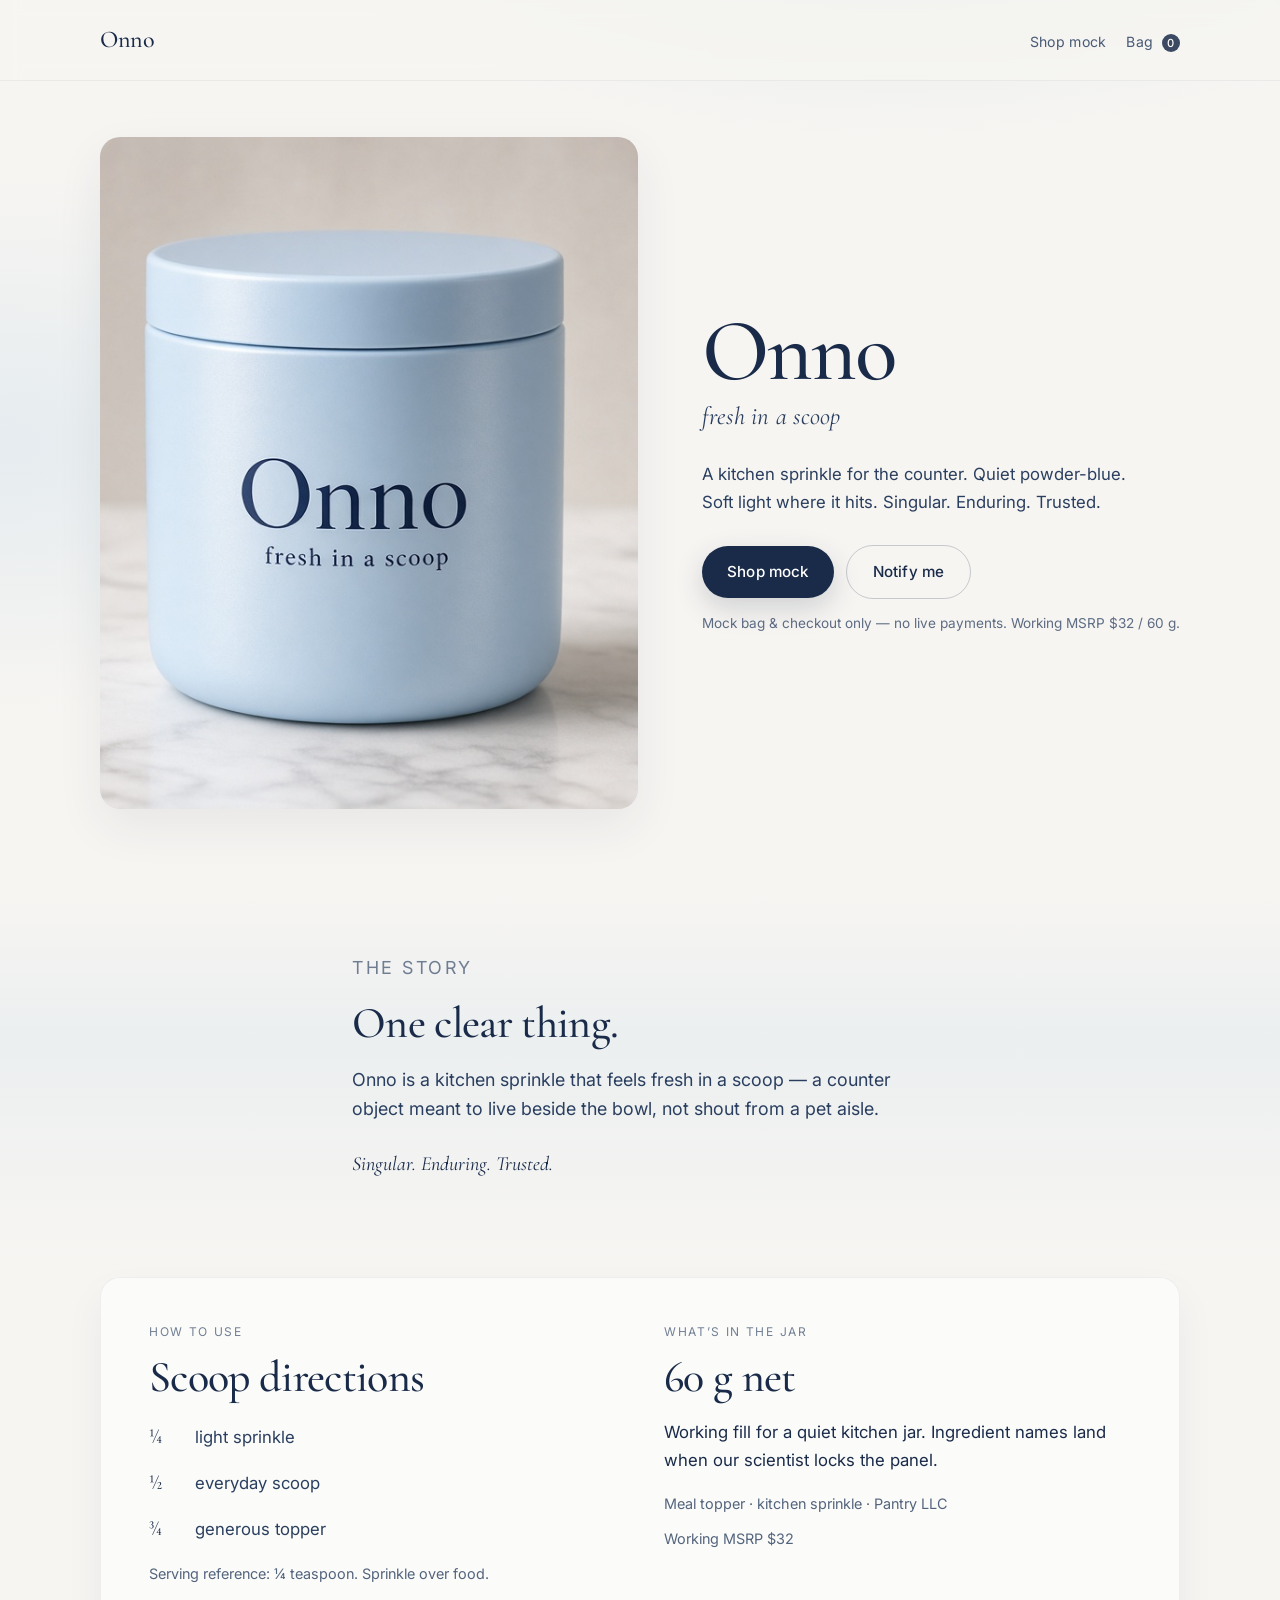
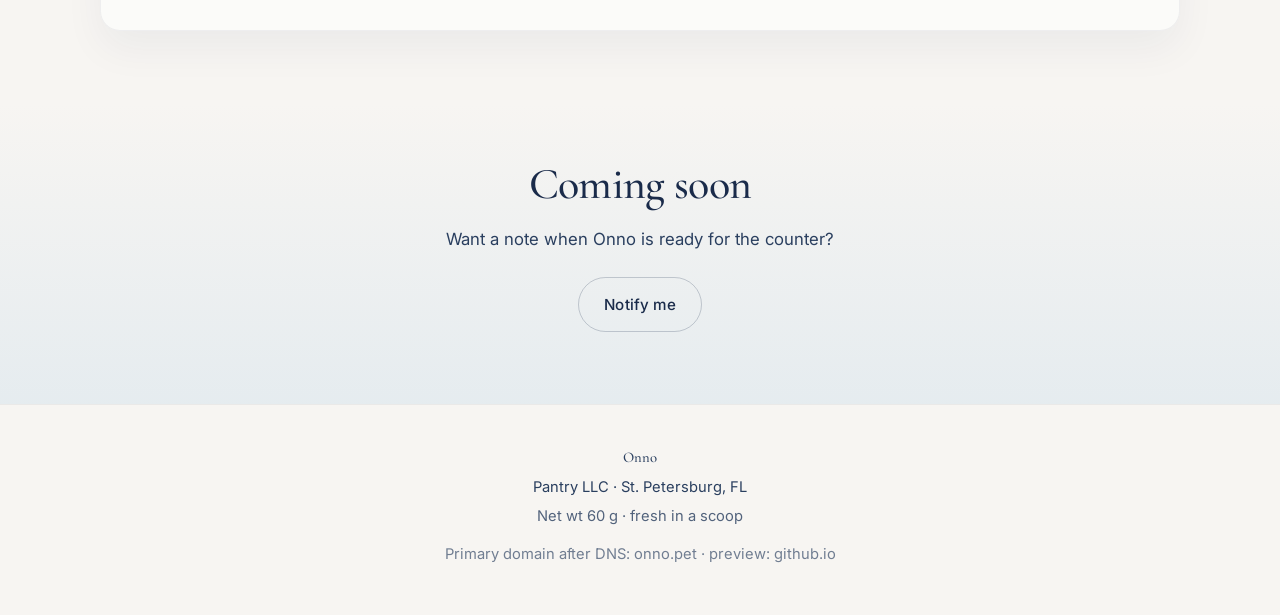
<file: index.html>
<!DOCTYPE html>
<html lang="en">
<head>
  <meta charset="utf-8" />
  <meta name="viewport" content="width=device-width, initial-scale=1" />
  <title>Onno — fresh in a scoop</title>
  <meta name="description" content="Onno is a kitchen sprinkle that feels fresh in a scoop. A counter object from Pantry LLC, St. Petersburg, FL. Singular. Enduring. Trusted." />
  <meta name="robots" content="index, follow" />
  <link rel="canonical" href="https://ngavelek.github.io/onno-pet-preview/" />
  <!-- Primary domain after DNS: https://onno.pet/ — github.io remains until cutover. -->

  <meta property="og:type" content="website" />
  <meta property="og:title" content="Onno" />
  <meta property="og:description" content="Fresh in a scoop. A kitchen sprinkle for the counter." />
  <meta property="og:image" content="https://ngavelek.github.io/onno-pet-preview/hero.jpg" />
  <meta property="og:url" content="https://ngavelek.github.io/onno-pet-preview/" />
  <meta property="og:site_name" content="Onno" />

  <meta name="twitter:card" content="summary_large_image" />
  <meta name="twitter:title" content="Onno" />
  <meta name="twitter:description" content="Fresh in a scoop." />
  <meta name="twitter:image" content="https://ngavelek.github.io/onno-pet-preview/hero.jpg" />

  <link rel="preconnect" href="https://fonts.googleapis.com" />
  <link rel="preconnect" href="https://fonts.gstatic.com" crossorigin />
  <link href="https://fonts.googleapis.com/css2?family=Cormorant+Garamond:ital,wght@0,400;0,500;0,600;1,400&family=Inter:wght@400;500&display=swap" rel="stylesheet" />
  <link rel="stylesheet" href="styles.css" />
  <link rel="icon" href="data:image/svg+xml,%3Csvg xmlns='http://www.w3.org/2000/svg' viewBox='0 0 32 32'%3E%3Ccircle cx='16' cy='16' r='16' fill='%23B8D4E8'/%3E%3Ctext x='16' y='21' text-anchor='middle' font-family='Georgia,serif' font-size='14' fill='%231A2B4A'%3EO%3C/text%3E%3C/svg%3E" />
</head>
<body>
  <a class="skip" href="#main">Skip to content</a>

  <header class="site-header">
    <div class="wrap header-inner">
      <a class="mark mark-link" href="index.html" aria-label="Onno home">Onno</a>
      <nav class="header-nav" aria-label="Store">
        <a href="product.html">Shop mock</a>
        <a class="bag-link" href="cart.html">Bag <span class="bag-count" data-cart-count hidden>0</span></a>
      </nav>
    </div>
  </header>

  <main id="main">
    <section class="hero" aria-label="Onno product">
      <div class="wrap hero-grid">
        <figure class="hero-figure">
          <img
            src="hero.jpg"
            width="900"
            height="1125"
            alt="Quiet powder-blue jar of Onno with navy serif wordmark and the line fresh in a scoop — satin field, faint light-hit glint"
            fetchpriority="high"
          />
        </figure>
        <div class="hero-copy">
          <h1 class="wordmark">Onno</h1>
          <p class="tagline">fresh in a scoop</p>
          <p class="lede">
            A kitchen sprinkle for the counter.
            Quiet powder-blue. Soft light where it hits.
            Singular. Enduring. Trusted.
          </p>
          <div class="hero-ctas">
            <a class="cta" href="product.html">Shop mock</a>
            <a class="cta cta-secondary" href="mailto:hello@onno.pet?subject=Notify%20me%20when%20Onno%20is%20ready">Notify me</a>
          </div>
          <p class="cta-note">Mock bag &amp; checkout only — no live payments. Working MSRP $32 / 60&nbsp;g.</p>
        </div>
      </div>
    </section>

    <section class="story" aria-labelledby="story-heading">
      <div class="wrap narrow">
        <p class="eyebrow">The story</p>
        <h2 id="story-heading">One clear thing.</h2>
        <p>
          Onno is a kitchen sprinkle that feels fresh in a scoop —
          a counter object meant to live beside the bowl,
          not shout from a pet aisle.
        </p>
        <p class="feel">Singular. Enduring. Trusted.</p>
      </div>
    </section>

    <section class="details" aria-labelledby="details-heading">
      <div class="wrap details-grid">
        <div>
          <p class="eyebrow">How to use</p>
          <h2 id="details-heading">Scoop directions</h2>
          <ul class="scoop-list">
            <li><span class="frac">¼</span> light sprinkle</li>
            <li><span class="frac">½</span> everyday scoop</li>
            <li><span class="frac">¾</span> generous topper</li>
          </ul>
          <p class="fine">Serving reference: ¼ teaspoon. Sprinkle over food.</p>
        </div>
        <div>
          <p class="eyebrow">What’s in the jar</p>
          <h2>60&nbsp;g net</h2>
          <p>
            Working fill for a quiet kitchen jar.
            Ingredient names land when our scientist locks the panel.
          </p>
          <p class="fine">Meal topper · kitchen sprinkle · Pantry LLC</p>
          <p class="fine" style="margin-top:0.75rem">Working MSRP $32</p>
        </div>
      </div>
    </section>

    <section class="notify" aria-labelledby="notify-heading">
      <div class="wrap narrow center">
        <h2 id="notify-heading">Coming soon</h2>
        <p>Want a note when Onno is ready for the counter?</p>
        <a class="cta cta-secondary" href="mailto:hello@onno.pet?subject=Notify%20me%20when%20Onno%20is%20ready">Notify me</a>
      </div>
    </section>
  </main>

  <footer class="site-footer">
    <div class="wrap footer-inner">
      <p class="mark-sm">Onno</p>
      <p>Pantry LLC · St. Petersburg, FL</p>
      <p class="fine">Net wt 60&nbsp;g · fresh in a scoop</p>
      <p class="fine domain-note">Primary domain after DNS: onno.pet · preview: github.io</p>
    </div>
  </footer>

  <script src="store.js"></script>
</body>
</html>
</file>
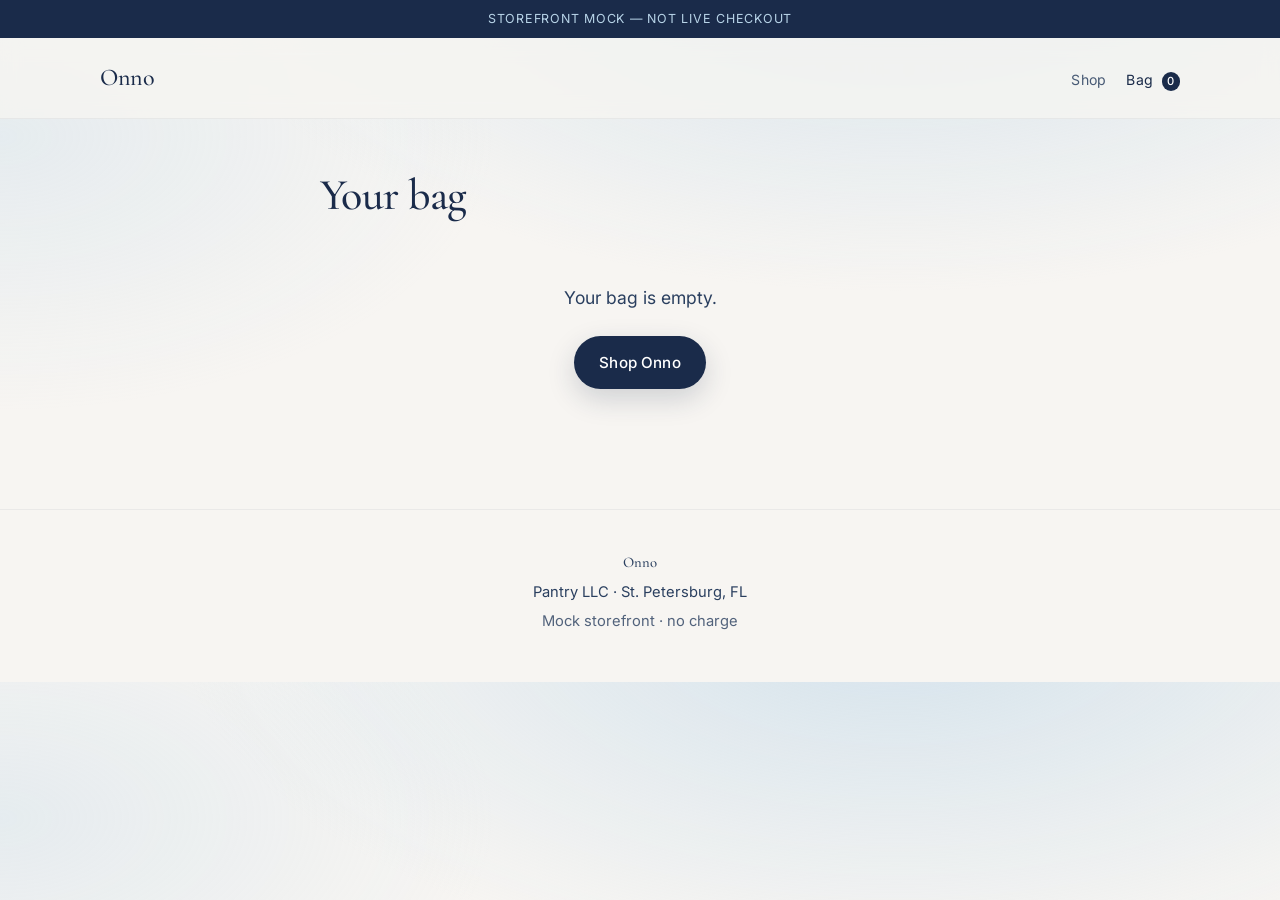
<file: cart.html>
<!DOCTYPE html>
<html lang="en">
<head>
  <meta charset="utf-8" />
  <meta name="viewport" content="width=device-width, initial-scale=1" />
  <title>Bag — Onno</title>
  <meta name="description" content="Your Onno bag. Storefront mock — not live checkout." />
  <meta name="robots" content="noindex, follow" />
  <link rel="canonical" href="https://ngavelek.github.io/onno-pet-preview/cart.html" />

  <meta property="og:title" content="Bag — Onno" />
  <meta property="og:description" content="Storefront mock — not live checkout." />
  <meta property="og:image" content="https://ngavelek.github.io/onno-pet-preview/hero.jpg" />
  <meta property="og:url" content="https://ngavelek.github.io/onno-pet-preview/cart.html" />

  <link rel="preconnect" href="https://fonts.googleapis.com" />
  <link rel="preconnect" href="https://fonts.gstatic.com" crossorigin />
  <link href="https://fonts.googleapis.com/css2?family=Cormorant+Garamond:ital,wght@0,400;0,500;0,600;1,400&family=Inter:wght@400;500&display=swap" rel="stylesheet" />
  <link rel="stylesheet" href="styles.css" />
  <link rel="icon" href="data:image/svg+xml,%3Csvg xmlns='http://www.w3.org/2000/svg' viewBox='0 0 32 32'%3E%3Ccircle cx='16' cy='16' r='16' fill='%23B8D4E8'/%3E%3Ctext x='16' y='21' text-anchor='middle' font-family='Georgia,serif' font-size='14' fill='%231A2B4A'%3EO%3C/text%3E%3C/svg%3E" />
</head>
<body>
  <a class="skip" href="#main">Skip to content</a>

  <div class="mock-banner" role="status">Storefront mock — not live checkout</div>

  <header class="site-header">
    <div class="wrap header-inner">
      <a class="mark mark-link" href="index.html" aria-label="Onno home">Onno</a>
      <nav class="header-nav" aria-label="Store">
        <a href="product.html">Shop</a>
        <a class="bag-link" href="cart.html" aria-current="page">Bag <span class="bag-count" data-cart-count hidden>0</span></a>
      </nav>
    </div>
  </header>

  <main id="main" class="cart-page">
    <div class="wrap narrow-ish">
      <h1 class="page-title">Your bag</h1>

      <div id="cart-empty" class="cart-empty" hidden>
        <p>Your bag is empty.</p>
        <a class="cta" href="product.html">Shop Onno</a>
      </div>

      <div id="cart-filled" hidden>
        <ul class="cart-lines" id="cart-lines" aria-label="Bag items"></ul>
        <div class="cart-summary">
          <div class="summary-row">
            <span>Subtotal</span>
            <strong id="cart-subtotal">$0</strong>
          </div>
          <p class="fine">Shipping &amp; tax calculated at checkout (mock).</p>
          <a class="cta cta-block" href="checkout.html">Continue to checkout</a>
          <a class="text-link center-link" href="product.html">Keep shopping</a>
        </div>
      </div>
    </div>
  </main>

  <footer class="site-footer">
    <div class="wrap footer-inner">
      <p class="mark-sm">Onno</p>
      <p>Pantry LLC · St. Petersburg, FL</p>
      <p class="fine">Mock storefront · no charge</p>
    </div>
  </footer>

  <script src="store.js"></script>
  <script>
    function render() {
      var cart = OnnoStore.read();
      var empty = document.getElementById("cart-empty");
      var filled = document.getElementById("cart-filled");
      var lines = document.getElementById("cart-lines");

      if (!cart.items.length) {
        empty.hidden = false;
        filled.hidden = true;
        return;
      }
      empty.hidden = true;
      filled.hidden = false;
      lines.innerHTML = "";
      cart.items.forEach(function (item) {
        var li = document.createElement("li");
        li.className = "cart-line";
        li.innerHTML =
          '<div class="line-thumb"><img src="' + item.image + '" alt="" width="80" height="100" /></div>' +
          '<div class="line-meta">' +
            '<p class="line-name">' + item.name + '</p>' +
            '<p class="line-detail">' + item.tagline + ' · ' + item.size + '</p>' +
            '<p class="line-price">' + OnnoStore.money(item.price) + '</p>' +
            '<div class="qty-stepper" data-id="' + item.id + '">' +
              '<button type="button" class="step" data-delta="-1" aria-label="Decrease quantity">−</button>' +
              '<span class="step-val" aria-live="polite">' + item.qty + '</span>' +
              '<button type="button" class="step" data-delta="1" aria-label="Increase quantity">+</button>' +
            '</div>' +
          '</div>';
        lines.appendChild(li);
      });
      document.getElementById("cart-subtotal").textContent = OnnoStore.money(OnnoStore.subtotal());
    }

    document.getElementById("cart-lines").addEventListener("click", function (e) {
      var btn = e.target.closest(".step");
      if (!btn) return;
      var stepper = btn.closest(".qty-stepper");
      var id = stepper.getAttribute("data-id");
      var item = OnnoStore.read().items.find(function (i) { return i.id === id; });
      if (!item) return;
      var next = item.qty + parseInt(btn.getAttribute("data-delta"), 10);
      OnnoStore.setQty(id, next);
      render();
    });

    document.addEventListener("DOMContentLoaded", render);
  </script>
</body>
</html>
</file>
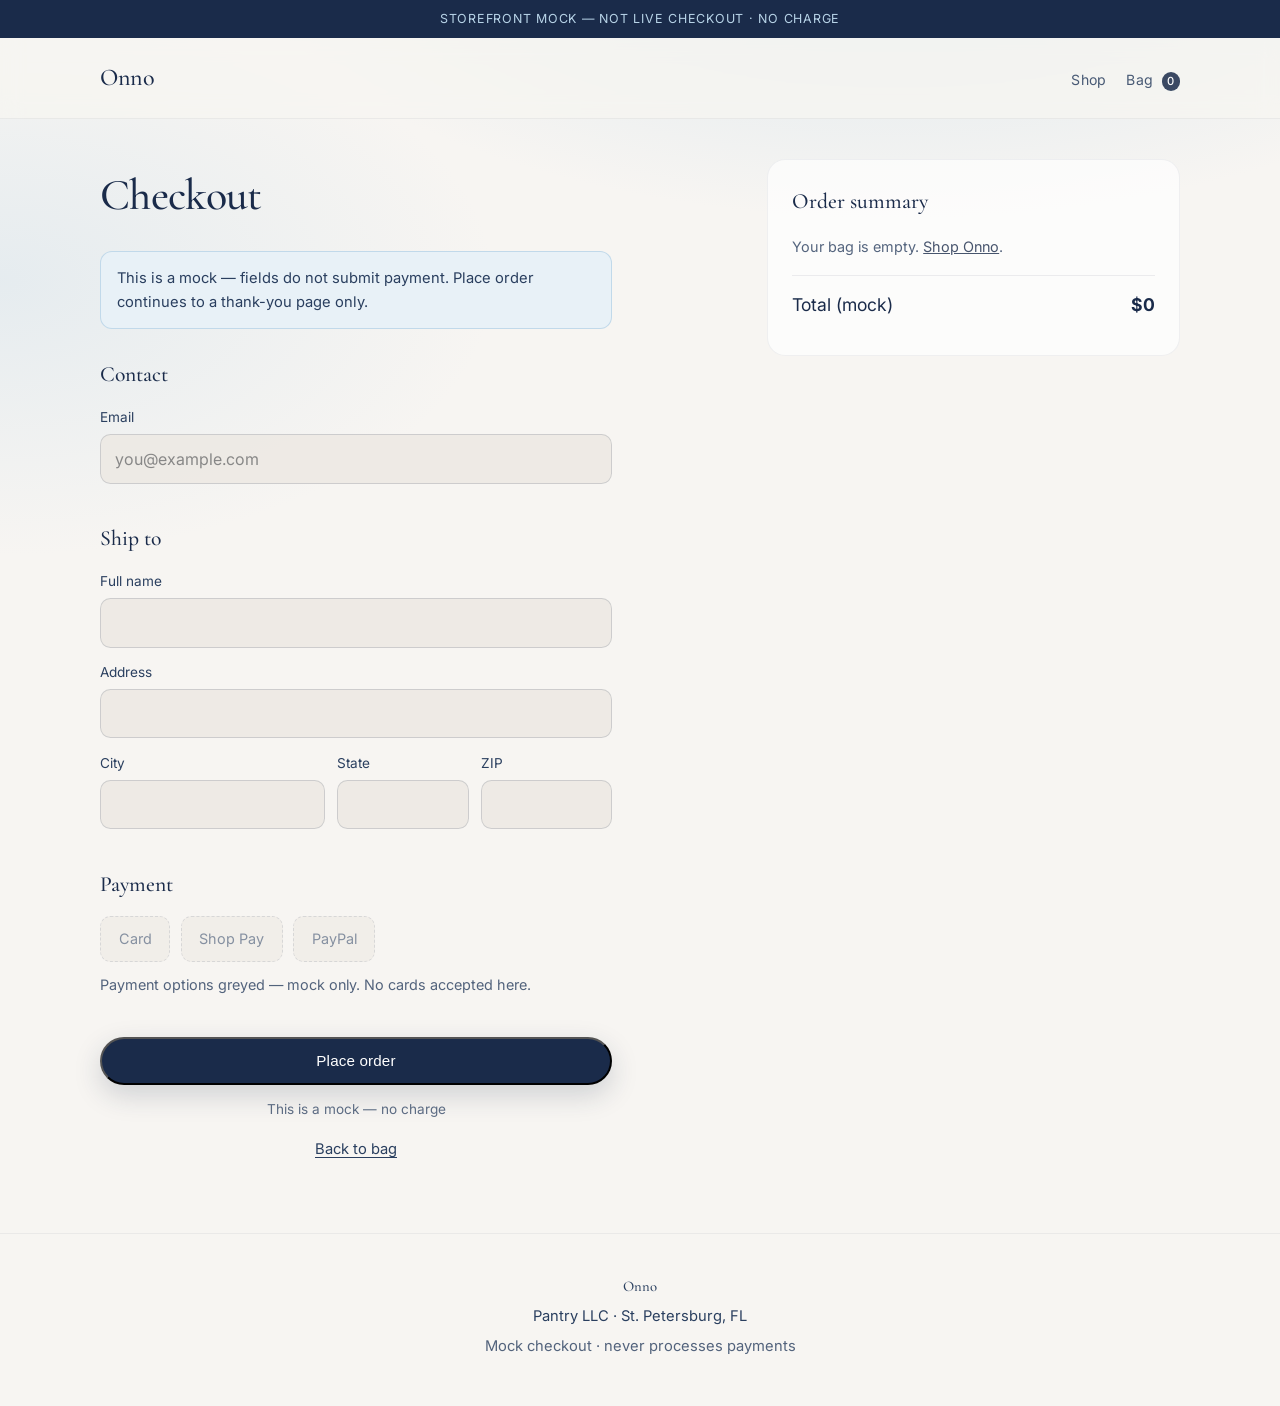
<file: checkout.html>
<!DOCTYPE html>
<html lang="en">
<head>
  <meta charset="utf-8" />
  <meta name="viewport" content="width=device-width, initial-scale=1" />
  <title>Checkout — Onno (mock)</title>
  <meta name="description" content="Mock checkout for Onno. No payments processed." />
  <meta name="robots" content="noindex, nofollow" />
  <link rel="canonical" href="https://ngavelek.github.io/onno-pet-preview/checkout.html" />

  <link rel="preconnect" href="https://fonts.googleapis.com" />
  <link rel="preconnect" href="https://fonts.gstatic.com" crossorigin />
  <link href="https://fonts.googleapis.com/css2?family=Cormorant+Garamond:ital,wght@0,400;0,500;0,600;1,400&family=Inter:wght@400;500&display=swap" rel="stylesheet" />
  <link rel="stylesheet" href="styles.css" />
  <link rel="icon" href="data:image/svg+xml,%3Csvg xmlns='http://www.w3.org/2000/svg' viewBox='0 0 32 32'%3E%3Ccircle cx='16' cy='16' r='16' fill='%23B8D4E8'/%3E%3Ctext x='16' y='21' text-anchor='middle' font-family='Georgia,serif' font-size='14' fill='%231A2B4A'%3EO%3C/text%3E%3C/svg%3E" />
</head>
<body>
  <a class="skip" href="#main">Skip to content</a>

  <div class="mock-banner" role="status">Storefront mock — not live checkout · no charge</div>

  <header class="site-header">
    <div class="wrap header-inner">
      <a class="mark mark-link" href="index.html" aria-label="Onno home">Onno</a>
      <nav class="header-nav" aria-label="Store">
        <a href="product.html">Shop</a>
        <a class="bag-link" href="cart.html">Bag <span class="bag-count" data-cart-count hidden>0</span></a>
      </nav>
    </div>
  </header>

  <main id="main" class="checkout-page">
    <div class="wrap checkout-grid">
      <form class="checkout-form" id="checkout-form" action="order-confirm.html" method="get" novalidate>
        <h1 class="page-title">Checkout</h1>
        <p class="mock-callout">This is a mock — fields do not submit payment. Place order continues to a thank-you page only.</p>

        <fieldset class="field-block">
          <legend>Contact</legend>
          <label>
            Email
            <input type="email" name="email" autocomplete="email" placeholder="you@example.com" disabled />
          </label>
        </fieldset>

        <fieldset class="field-block">
          <legend>Ship to</legend>
          <label>
            Full name
            <input type="text" name="name" autocomplete="name" disabled />
          </label>
          <label>
            Address
            <input type="text" name="address" autocomplete="street-address" disabled />
          </label>
          <div class="field-row">
            <label>
              City
              <input type="text" name="city" autocomplete="address-level2" disabled />
            </label>
            <label>
              State
              <input type="text" name="state" autocomplete="address-level1" disabled />
            </label>
            <label>
              ZIP
              <input type="text" name="zip" autocomplete="postal-code" disabled />
            </label>
          </div>
        </fieldset>

        <fieldset class="field-block">
          <legend>Payment</legend>
          <div class="pay-placeholders" aria-label="Payment methods unavailable">
            <span class="pay-chip" aria-disabled="true">Card</span>
            <span class="pay-chip" aria-disabled="true">Shop Pay</span>
            <span class="pay-chip" aria-disabled="true">PayPal</span>
          </div>
          <p class="fine">Payment options greyed — mock only. No cards accepted here.</p>
        </fieldset>

        <button type="submit" class="cta cta-block" id="place-order">Place order</button>
        <p class="cta-note center">This is a mock — no charge</p>
        <a class="text-link center-link" href="cart.html">Back to bag</a>
      </form>

      <aside class="order-summary" aria-labelledby="summary-heading">
        <h2 id="summary-heading" class="summary-heading">Order summary</h2>
        <div id="summary-empty" class="fine" hidden>Your bag is empty. <a href="product.html">Shop Onno</a>.</div>
        <ul class="summary-lines" id="summary-lines"></ul>
        <div class="summary-row total-row">
          <span>Total (mock)</span>
          <strong id="summary-total">$0</strong>
        </div>
      </aside>
    </div>
  </main>

  <footer class="site-footer">
    <div class="wrap footer-inner">
      <p class="mark-sm">Onno</p>
      <p>Pantry LLC · St. Petersburg, FL</p>
      <p class="fine">Mock checkout · never processes payments</p>
    </div>
  </footer>

  <script src="store.js"></script>
  <script>
    function renderSummary() {
      var cart = OnnoStore.read();
      var lines = document.getElementById("summary-lines");
      var empty = document.getElementById("summary-empty");
      lines.innerHTML = "";
      if (!cart.items.length) {
        empty.hidden = false;
        document.getElementById("summary-total").textContent = "$0";
        return;
      }
      empty.hidden = true;
      cart.items.forEach(function (item) {
        var li = document.createElement("li");
        li.className = "summary-line";
        li.innerHTML =
          '<img src="' + item.image + '" alt="" width="48" height="60" />' +
          '<div><p class="line-name">' + item.name + ' × ' + item.qty + '</p>' +
          '<p class="line-detail">' + item.size + '</p></div>' +
          '<span>' + OnnoStore.money(item.price * item.qty) + '</span>';
        lines.appendChild(li);
      });
      document.getElementById("summary-total").textContent = OnnoStore.money(OnnoStore.subtotal());
    }

    document.getElementById("checkout-form").addEventListener("submit", function (e) {
      e.preventDefault();
      window.location.href = "order-confirm.html";
    });

    document.addEventListener("DOMContentLoaded", renderSummary);
  </script>
</body>
</html>
</file>
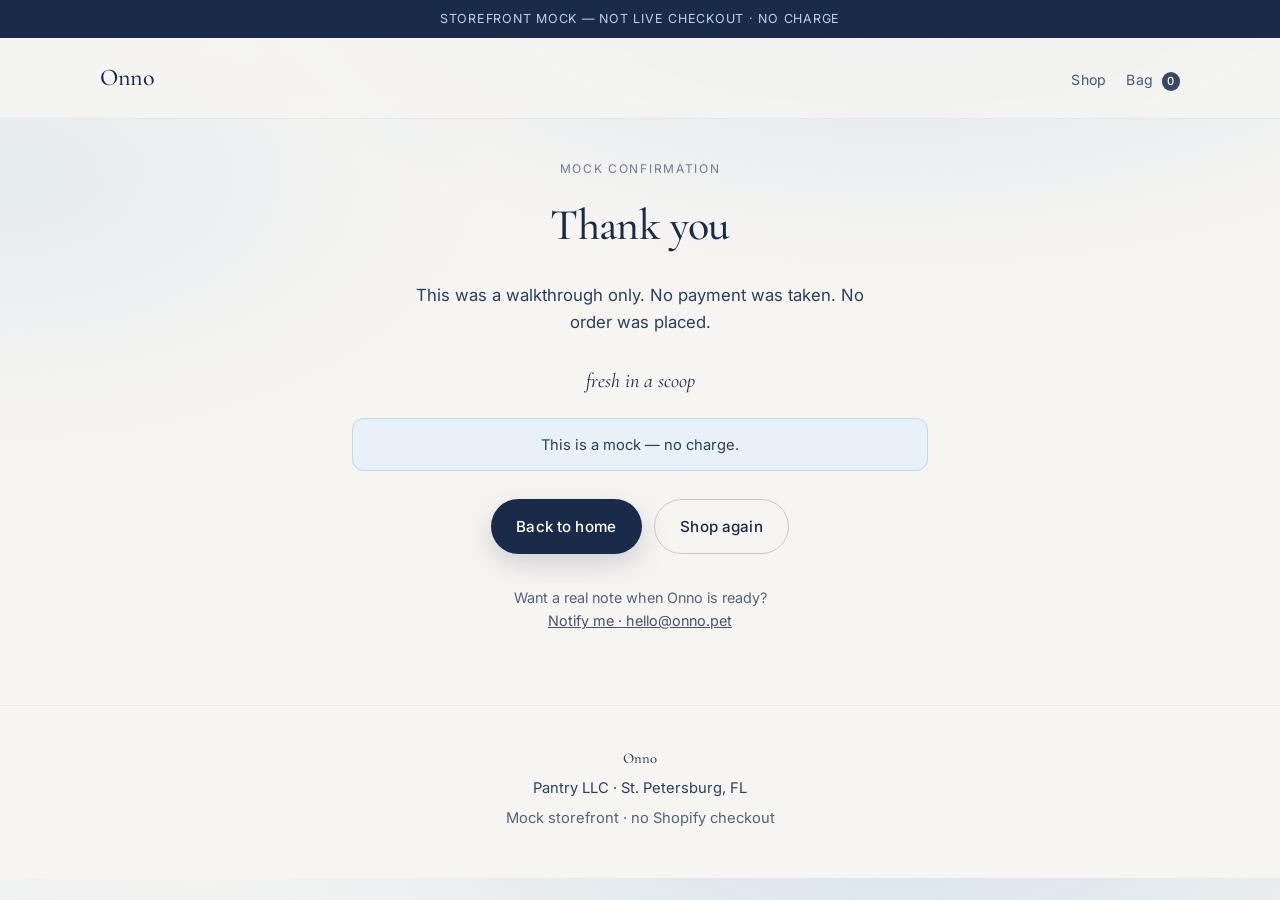
<file: order-confirm.html>
<!DOCTYPE html>
<html lang="en">
<head>
  <meta charset="utf-8" />
  <meta name="viewport" content="width=device-width, initial-scale=1" />
  <title>Thank you — Onno (mock)</title>
  <meta name="description" content="Mock order confirmation. No charge was made." />
  <meta name="robots" content="noindex, nofollow" />
  <link rel="canonical" href="https://ngavelek.github.io/onno-pet-preview/order-confirm.html" />

  <link rel="preconnect" href="https://fonts.googleapis.com" />
  <link rel="preconnect" href="https://fonts.gstatic.com" crossorigin />
  <link href="https://fonts.googleapis.com/css2?family=Cormorant+Garamond:ital,wght@0,400;0,500;0,600;1,400&family=Inter:wght@400;500&display=swap" rel="stylesheet" />
  <link rel="stylesheet" href="styles.css" />
  <link rel="icon" href="data:image/svg+xml,%3Csvg xmlns='http://www.w3.org/2000/svg' viewBox='0 0 32 32'%3E%3Ccircle cx='16' cy='16' r='16' fill='%23B8D4E8'/%3E%3Ctext x='16' y='21' text-anchor='middle' font-family='Georgia,serif' font-size='14' fill='%231A2B4A'%3EO%3C/text%3E%3C/svg%3E" />
</head>
<body>
  <a class="skip" href="#main">Skip to content</a>

  <div class="mock-banner" role="status">Storefront mock — not live checkout · no charge</div>

  <header class="site-header">
    <div class="wrap header-inner">
      <a class="mark mark-link" href="index.html" aria-label="Onno home">Onno</a>
      <nav class="header-nav" aria-label="Store">
        <a href="product.html">Shop</a>
        <a class="bag-link" href="cart.html">Bag <span class="bag-count" data-cart-count hidden>0</span></a>
      </nav>
    </div>
  </header>

  <main id="main" class="confirm-page">
    <div class="wrap narrow center">
      <p class="eyebrow">Mock confirmation</p>
      <h1 class="page-title">Thank you</h1>
      <p class="lede center-lede">
        This was a walkthrough only.
        No payment was taken. No order was placed.
      </p>
      <p class="feel">fresh in a scoop</p>
      <p class="mock-callout">This is a mock — no charge.</p>
      <div class="confirm-actions">
        <a class="cta" href="index.html">Back to home</a>
        <a class="cta cta-secondary" href="product.html">Shop again</a>
      </div>
      <p class="fine" style="margin-top:2rem">Want a real note when Onno is ready?<br />
        <a href="mailto:hello@onno.pet?subject=Notify%20me%20when%20Onno%20is%20ready">Notify me · hello@onno.pet</a>
      </p>
    </div>
  </main>

  <footer class="site-footer">
    <div class="wrap footer-inner">
      <p class="mark-sm">Onno</p>
      <p>Pantry LLC · St. Petersburg, FL</p>
      <p class="fine">Mock storefront · no Shopify checkout</p>
    </div>
  </footer>

  <script src="store.js"></script>
  <script>
    document.addEventListener("DOMContentLoaded", function () {
      OnnoStore.clear();
    });
  </script>
</body>
</html>
</file>
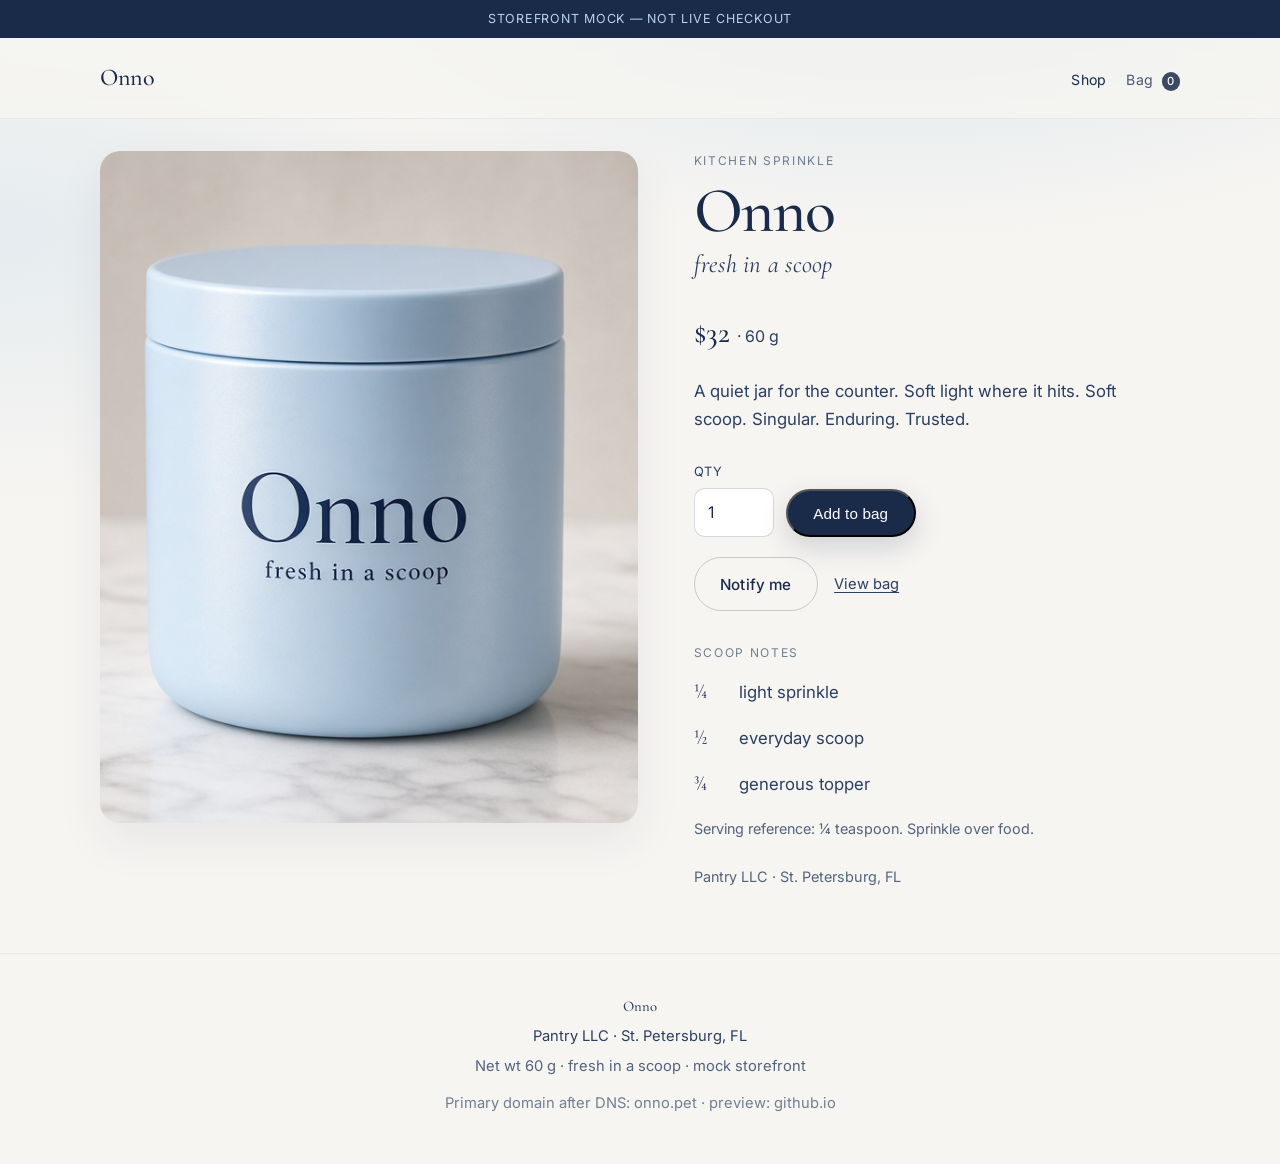
<file: product.html>
<!DOCTYPE html>
<html lang="en">
<head>
  <meta charset="utf-8" />
  <meta name="viewport" content="width=device-width, initial-scale=1" />
  <title>Onno — 60 g · $32</title>
  <meta name="description" content="Onno kitchen sprinkle, 60 g jar. Fresh in a scoop. Working MSRP $32. Storefront mock — not live checkout." />
  <meta name="robots" content="index, follow" />
  <link rel="canonical" href="https://ngavelek.github.io/onno-pet-preview/product.html" />

  <meta property="og:type" content="website" />
  <meta property="og:title" content="Onno — 60 g" />
  <meta property="og:description" content="Fresh in a scoop. Working MSRP $32. Mock storefront." />
  <meta property="og:image" content="https://ngavelek.github.io/onno-pet-preview/hero.jpg" />
  <meta property="og:url" content="https://ngavelek.github.io/onno-pet-preview/product.html" />
  <meta property="og:site_name" content="Onno" />

  <meta name="twitter:card" content="summary_large_image" />
  <meta name="twitter:title" content="Onno — 60 g" />
  <meta name="twitter:description" content="Fresh in a scoop." />
  <meta name="twitter:image" content="https://ngavelek.github.io/onno-pet-preview/hero.jpg" />

  <link rel="preconnect" href="https://fonts.googleapis.com" />
  <link rel="preconnect" href="https://fonts.gstatic.com" crossorigin />
  <link href="https://fonts.googleapis.com/css2?family=Cormorant+Garamond:ital,wght@0,400;0,500;0,600;1,400&family=Inter:wght@400;500&display=swap" rel="stylesheet" />
  <link rel="stylesheet" href="styles.css" />
  <link rel="icon" href="data:image/svg+xml,%3Csvg xmlns='http://www.w3.org/2000/svg' viewBox='0 0 32 32'%3E%3Ccircle cx='16' cy='16' r='16' fill='%23B8D4E8'/%3E%3Ctext x='16' y='21' text-anchor='middle' font-family='Georgia,serif' font-size='14' fill='%231A2B4A'%3EO%3C/text%3E%3C/svg%3E" />
</head>
<body>
  <a class="skip" href="#main">Skip to content</a>

  <div class="mock-banner" role="status">Storefront mock — not live checkout</div>

  <header class="site-header">
    <div class="wrap header-inner">
      <a class="mark mark-link" href="index.html" aria-label="Onno home">Onno</a>
      <nav class="header-nav" aria-label="Store">
        <a href="product.html" aria-current="page">Shop</a>
        <a class="bag-link" href="cart.html">Bag <span class="bag-count" data-cart-count hidden>0</span></a>
      </nav>
    </div>
  </header>

  <main id="main">
    <section class="pdp" aria-label="Onno product">
      <div class="wrap pdp-grid">
        <figure class="hero-figure pdp-figure">
          <img
            src="hero.jpg"
            width="900"
            height="1125"
            alt="Quiet powder-blue jar of Onno with navy serif wordmark and the line fresh in a scoop — satin field, faint light-hit glint"
            fetchpriority="high"
          />
        </figure>

        <div class="pdp-copy">
          <p class="eyebrow">Kitchen sprinkle</p>
          <h1 class="wordmark wordmark-sm">Onno</h1>
          <p class="tagline">fresh in a scoop</p>
          <p class="price" aria-label="Price thirty-two dollars">$32 <span class="price-unit">· 60&nbsp;g</span></p>
          <p class="lede">
            A quiet jar for the counter.
            Soft light where it hits. Soft scoop.
            Singular. Enduring. Trusted.
          </p>

          <div class="buy-row">
            <label class="qty-field" for="pdp-qty">
              <span class="qty-label">Qty</span>
              <input id="pdp-qty" type="number" min="1" max="12" value="1" inputmode="numeric" />
            </label>
            <button type="button" class="cta" id="add-to-bag">Add to bag</button>
          </div>
          <p class="cta-note" id="add-feedback" hidden>Added to bag.</p>

          <div class="pdp-actions">
            <a class="cta cta-secondary" href="mailto:hello@onno.pet?subject=Notify%20me%20when%20Onno%20is%20ready">Notify me</a>
            <a class="text-link" href="cart.html">View bag</a>
          </div>

          <div class="scoop-notes">
            <p class="eyebrow">Scoop notes</p>
            <ul class="scoop-list">
              <li><span class="frac">¼</span> light sprinkle</li>
              <li><span class="frac">½</span> everyday scoop</li>
              <li><span class="frac">¾</span> generous topper</li>
            </ul>
            <p class="fine">Serving reference: ¼ teaspoon. Sprinkle over food.</p>
          </div>

          <p class="maker">Pantry LLC · St. Petersburg, FL</p>
        </div>
      </div>
    </section>
  </main>

  <footer class="site-footer">
    <div class="wrap footer-inner">
      <p class="mark-sm">Onno</p>
      <p>Pantry LLC · St. Petersburg, FL</p>
      <p class="fine">Net wt 60&nbsp;g · fresh in a scoop · mock storefront</p>
      <p class="fine domain-note">Primary domain after DNS: onno.pet · preview: github.io</p>
    </div>
  </footer>

  <script src="store.js"></script>
  <script>
    document.getElementById("add-to-bag").addEventListener("click", function () {
      var qty = document.getElementById("pdp-qty").value;
      OnnoStore.add(qty);
      var fb = document.getElementById("add-feedback");
      fb.hidden = false;
      fb.textContent = "Added " + (parseInt(qty, 10) || 1) + " to bag.";
    });
  </script>
</body>
</html>
</file>
<file: styles.css>
:root {
  --powder: #B8D4E8;
  --powder-deep: #9BC0D8;
  --powder-wash: #E8F1F7;
  --navy: #1A2B4A;
  --navy-soft: #2A3F5F;
  --warm: #F7F5F2;
  --warm-deep: #EDE9E3;
  --white: #FFFFFF;
  --serif: "Cormorant Garamond", "Times New Roman", Times, serif;
  --sans: Inter, system-ui, -apple-system, "Segoe UI", Roboto, sans-serif;
  --max: 1080px;
  --narrow: 36rem;
  --ease: cubic-bezier(0.22, 1, 0.36, 1);
}

*,
*::before,
*::after { box-sizing: border-box; }

html { scroll-behavior: smooth; }

body {
  margin: 0;
  font-family: var(--sans);
  font-size: 1.05rem;
  line-height: 1.65;
  color: var(--navy);
  background:
    radial-gradient(1200px 600px at 70% -10%, rgba(184, 212, 232, 0.55), transparent 60%),
    radial-gradient(900px 500px at 0% 20%, rgba(184, 212, 232, 0.28), transparent 55%),
    var(--warm);
  -webkit-font-smoothing: antialiased;
  text-rendering: optimizeLegibility;
}

img {
  max-width: 100%;
  height: auto;
  display: block;
}

a { color: var(--navy); }

.skip {
  position: absolute;
  left: -999px;
  top: 0;
  background: var(--navy);
  color: var(--white);
  padding: 0.5rem 1rem;
  z-index: 10;
}
.skip:focus { left: 0; }

.wrap {
  width: min(100% - 2.5rem, var(--max));
  margin-inline: auto;
}
.narrow { width: min(100% - 2.5rem, var(--narrow)); }
.center { text-align: center; }

.site-header {
  padding: 1.25rem 0;
  border-bottom: 1px solid rgba(26, 43, 74, 0.06);
  background: rgba(247, 245, 242, 0.72);
  backdrop-filter: blur(10px);
  position: sticky;
  top: 0;
  z-index: 5;
}
.header-inner {
  display: flex;
  align-items: baseline;
  justify-content: space-between;
  gap: 1rem;
}
.mark {
  margin: 0;
  font-family: var(--serif);
  font-size: 1.5rem;
  font-weight: 500;
  letter-spacing: 0.01em;
}
.header-quiet {
  margin: 0;
  font-size: 0.8rem;
  letter-spacing: 0.08em;
  text-transform: lowercase;
  color: var(--navy-soft);
  opacity: 0.7;
}

.hero {
  padding: 2.5rem 0 3.5rem;
}
.hero-grid {
  display: grid;
  gap: 2.25rem;
  align-items: center;
}
.hero-figure {
  margin: 0;
  border-radius: 1.25rem;
  overflow: hidden;
  background: var(--powder-wash);
  box-shadow:
    0 1px 0 rgba(255,255,255,0.85) inset,
    0 18px 48px rgba(26, 43, 74, 0.07);
}
.hero-figure img {
  width: 100%;
  aspect-ratio: 4 / 5;
  object-fit: cover;
  object-position: center;
}

.hero-copy { padding-block: 0.25rem; }

.wordmark {
  margin: 0 0 0.15rem;
  font-family: var(--serif);
  font-weight: 500;
  font-size: clamp(3.5rem, 12vw, 5.5rem);
  line-height: 0.95;
  letter-spacing: -0.02em;
  color: var(--navy);
}
.tagline {
  margin: 0 0 1.5rem;
  font-family: var(--serif);
  font-size: clamp(1.2rem, 3.5vw, 1.55rem);
  font-weight: 400;
  font-style: italic;
  color: var(--navy-soft);
  letter-spacing: 0.01em;
}
.lede {
  margin: 0 0 1.75rem;
  max-width: 28rem;
  color: var(--navy-soft);
  font-size: 1.05rem;
}

.cta {
  display: inline-flex;
  align-items: center;
  justify-content: center;
  min-height: 3rem;
  padding: 0.85rem 1.6rem;
  border-radius: 999px;
  background: var(--navy);
  color: var(--white);
  text-decoration: none;
  font-size: 0.95rem;
  font-weight: 500;
  letter-spacing: 0.01em;
  transition: transform 0.25s var(--ease), background 0.25s var(--ease), box-shadow 0.25s var(--ease);
  box-shadow: 0 10px 28px rgba(26, 43, 74, 0.18);
}
.cta:hover {
  background: var(--navy-soft);
  transform: translateY(-1px);
}
.cta:focus-visible {
  outline: 2px solid var(--powder-deep);
  outline-offset: 3px;
}
.cta-secondary {
  background: transparent;
  color: var(--navy);
  border: 1px solid rgba(26, 43, 74, 0.22);
  box-shadow: none;
}
.cta-secondary:hover {
  background: var(--powder-wash);
  color: var(--navy);
}
.cta-note {
  margin: 0.85rem 0 0;
  font-size: 0.85rem;
  color: var(--navy-soft);
  opacity: 0.75;
}

.story {
  padding: 4rem 0;
  background: linear-gradient(180deg, transparent, rgba(184, 212, 232, 0.18) 40%, transparent);
}
.eyebrow {
  margin: 0 0 0.65rem;
  font-size: 0.75rem;
  letter-spacing: 0.14em;
  text-transform: uppercase;
  color: var(--navy-soft);
  opacity: 0.65;
}
.story h2,
.details h2,
.notify h2 {
  margin: 0 0 1rem;
  font-family: var(--serif);
  font-weight: 500;
  font-size: clamp(2rem, 5vw, 2.75rem);
  line-height: 1.15;
  letter-spacing: -0.015em;
}
.story p {
  margin: 0 0 1rem;
  font-size: 1.12rem;
  color: var(--navy-soft);
}
.feel {
  margin-top: 1.5rem !important;
  font-family: var(--serif);
  font-style: italic;
  font-size: 1.25rem !important;
  color: var(--navy) !important;
}

.details {
  padding: 1rem 0 4.5rem;
}
.details-grid {
  display: grid;
  gap: 2.5rem;
  padding: 2rem;
  border-radius: 1.25rem;
  background: rgba(255, 255, 255, 0.55);
  border: 1px solid rgba(26, 43, 74, 0.06);
  box-shadow: 0 18px 40px rgba(26, 43, 74, 0.05);
}
.scoop-list {
  list-style: none;
  margin: 0 0 1rem;
  padding: 0;
  display: grid;
  gap: 0.65rem;
}
.scoop-list li {
  display: flex;
  align-items: baseline;
  gap: 0.85rem;
  font-size: 1.05rem;
  color: var(--navy-soft);
}
.frac {
  font-family: var(--serif);
  font-size: 1.35rem;
  color: var(--navy);
  min-width: 2rem;
}
.fine {
  margin: 0;
  font-size: 0.9rem;
  color: var(--navy-soft);
  opacity: 0.8;
}

.notify {
  padding: 3.5rem 0 4.5rem;
  background:
    linear-gradient(180deg, transparent, rgba(184, 212, 232, 0.28));
}
.notify p {
  margin: 0 0 1.5rem;
  color: var(--navy-soft);
}

.site-footer {
  padding: 2.5rem 0 3rem;
  border-top: 1px solid rgba(26, 43, 74, 0.06);
  background: var(--warm);
}
.footer-inner {
  display: grid;
  gap: 0.35rem;
  text-align: center;
}
.mark-sm {
  margin: 0 0 0.35rem;
  font-family: var(--serif);
  font-size: 1.35rem;
  font-weight: 500;
}
.site-footer p {
  margin: 0;
  font-size: 0.92rem;
  color: var(--navy-soft);
}

@media (min-width: 820px) {
  .hero {
    padding: 3.5rem 0 5rem;
  }
  .hero-grid {
    grid-template-columns: 1.05fr 0.95fr;
    gap: 3.5rem;
  }
  .details-grid {
    grid-template-columns: 1fr 1fr;
    gap: 3rem;
    padding: 2.75rem 3rem;
  }
  .hero-copy { padding-left: 0.5rem; }
}

@media (prefers-reduced-motion: reduce) {
  html { scroll-behavior: auto; }
  .cta { transition: none; }
}

/* —— Storefront mock extensions —— */
.mark-link {
  text-decoration: none;
  color: inherit;
}
.mark-link:hover { opacity: 0.85; }

.header-nav {
  display: flex;
  align-items: center;
  gap: 1.25rem;
  font-size: 0.88rem;
  letter-spacing: 0.02em;
}
.header-nav a {
  text-decoration: none;
  color: var(--navy-soft);
  opacity: 0.85;
}
.header-nav a:hover,
.header-nav a[aria-current="page"] {
  color: var(--navy);
  opacity: 1;
}
.bag-link { position: relative; }
.bag-count {
  display: inline-flex;
  align-items: center;
  justify-content: center;
  min-width: 1.15rem;
  height: 1.15rem;
  margin-left: 0.25rem;
  padding: 0 0.3rem;
  border-radius: 999px;
  background: var(--navy);
  color: var(--white);
  font-size: 0.7rem;
  font-weight: 500;
}

.mock-banner {
  background: var(--navy);
  color: var(--powder);
  text-align: center;
  font-size: 0.78rem;
  letter-spacing: 0.06em;
  text-transform: uppercase;
  padding: 0.55rem 1rem;
}

.hero-ctas {
  display: flex;
  flex-wrap: wrap;
  gap: 0.75rem;
  align-items: center;
}

.wordmark-sm {
  font-size: clamp(2.75rem, 8vw, 4rem);
}
.price {
  margin: 0 0 1.25rem;
  font-family: var(--serif);
  font-size: 1.85rem;
  font-weight: 500;
  color: var(--navy);
}
.price-unit {
  font-size: 1rem;
  font-weight: 400;
  color: var(--navy-soft);
  font-family: var(--sans);
}

.pdp { padding: 2rem 0 4rem; }
.pdp-grid {
  display: grid;
  gap: 2.25rem;
  align-items: start;
}
.pdp-figure { position: sticky; top: 5rem; }
.buy-row {
  display: flex;
  flex-wrap: wrap;
  gap: 0.75rem;
  align-items: flex-end;
  margin-bottom: 0.5rem;
}
.qty-field {
  display: grid;
  gap: 0.35rem;
  font-size: 0.8rem;
  letter-spacing: 0.06em;
  text-transform: uppercase;
  color: var(--navy-soft);
}
.qty-field input,
.field-block input {
  font: inherit;
  font-size: 1rem;
  color: var(--navy);
  background: var(--white);
  border: 1px solid rgba(26, 43, 74, 0.18);
  border-radius: 0.65rem;
  padding: 0.65rem 0.85rem;
  min-width: 4.5rem;
  width: 5rem;
}
.qty-field input:focus,
.field-block input:focus {
  outline: 2px solid var(--powder-deep);
  outline-offset: 2px;
}
.field-block input:disabled {
  background: var(--warm-deep);
  color: var(--navy-soft);
  cursor: not-allowed;
  opacity: 0.85;
}
.pdp-actions {
  display: flex;
  flex-wrap: wrap;
  gap: 1rem;
  align-items: center;
  margin: 1.25rem 0 2rem;
}
.text-link {
  font-size: 0.92rem;
  color: var(--navy-soft);
  text-underline-offset: 3px;
}
.scoop-notes { margin: 1.5rem 0; }
.maker {
  margin: 1.5rem 0 0;
  font-size: 0.9rem;
  color: var(--navy-soft);
  opacity: 0.8;
}
.domain-note { margin-top: 0.5rem !important; opacity: 0.65; }

.page-title {
  margin: 0 0 1.25rem;
  font-family: var(--serif);
  font-weight: 500;
  font-size: clamp(2rem, 5vw, 2.75rem);
  letter-spacing: -0.015em;
}
.narrow-ish { width: min(100% - 2.5rem, 40rem); margin-inline: auto; }

.cart-page,
.checkout-page,
.confirm-page { padding: 2.5rem 0 4.5rem; }

.cart-empty {
  text-align: center;
  padding: 2rem 0 3rem;
}
.cart-empty p {
  margin: 0 0 1.5rem;
  color: var(--navy-soft);
  font-size: 1.1rem;
}

.cart-lines {
  list-style: none;
  margin: 0 0 2rem;
  padding: 0;
  display: grid;
  gap: 1.25rem;
}
.cart-line {
  display: grid;
  grid-template-columns: 80px 1fr;
  gap: 1.15rem;
  padding: 1rem;
  border-radius: 1rem;
  background: rgba(255, 255, 255, 0.6);
  border: 1px solid rgba(26, 43, 74, 0.06);
}
.line-thumb {
  border-radius: 0.65rem;
  overflow: hidden;
  background: var(--powder-wash);
}
.line-thumb img {
  width: 100%;
  aspect-ratio: 4 / 5;
  object-fit: cover;
}
.line-name {
  margin: 0 0 0.2rem;
  font-family: var(--serif);
  font-size: 1.35rem;
  font-weight: 500;
}
.line-detail,
.line-price {
  margin: 0 0 0.35rem;
  font-size: 0.9rem;
  color: var(--navy-soft);
}
.qty-stepper {
  display: inline-flex;
  align-items: center;
  gap: 0.5rem;
  margin-top: 0.5rem;
  border: 1px solid rgba(26, 43, 74, 0.15);
  border-radius: 999px;
  padding: 0.2rem;
}
.step {
  width: 2rem;
  height: 2rem;
  border: none;
  border-radius: 999px;
  background: var(--powder-wash);
  color: var(--navy);
  font-size: 1.1rem;
  cursor: pointer;
  line-height: 1;
}
.step:hover { background: var(--powder); }
.step-val {
  min-width: 1.5rem;
  text-align: center;
  font-weight: 500;
  font-size: 0.95rem;
}

.cart-summary {
  padding: 1.5rem;
  border-radius: 1.15rem;
  background: rgba(255, 255, 255, 0.65);
  border: 1px solid rgba(26, 43, 74, 0.06);
}
.summary-row {
  display: flex;
  justify-content: space-between;
  align-items: baseline;
  margin-bottom: 0.75rem;
  font-size: 1.05rem;
}
.cta-block {
  width: 100%;
  margin-top: 1rem;
  text-align: center;
}
.center-link {
  display: block;
  text-align: center;
  margin-top: 1rem;
}

.checkout-grid {
  display: grid;
  gap: 2.5rem;
  align-items: start;
}
.checkout-form { max-width: 32rem; }
.mock-callout {
  margin: 0 0 1.75rem;
  padding: 0.85rem 1rem;
  border-radius: 0.75rem;
  background: var(--powder-wash);
  border: 1px solid rgba(184, 212, 232, 0.8);
  font-size: 0.92rem;
  color: var(--navy-soft);
}
.field-block {
  margin: 0 0 1.5rem;
  padding: 0;
  border: none;
}
.field-block legend {
  font-family: var(--serif);
  font-size: 1.35rem;
  font-weight: 500;
  margin-bottom: 0.85rem;
  padding: 0;
}
.field-block label {
  display: grid;
  gap: 0.35rem;
  margin-bottom: 0.85rem;
  font-size: 0.85rem;
  color: var(--navy-soft);
}
.field-block input { width: 100%; min-width: 0; }
.field-row {
  display: grid;
  gap: 0.75rem;
  grid-template-columns: 1fr;
}
.pay-placeholders {
  display: flex;
  flex-wrap: wrap;
  gap: 0.65rem;
  margin-bottom: 0.65rem;
}
.pay-chip {
  display: inline-flex;
  padding: 0.65rem 1.1rem;
  border-radius: 0.65rem;
  border: 1px dashed rgba(26, 43, 74, 0.22);
  background: var(--warm-deep);
  color: var(--navy-soft);
  opacity: 0.55;
  font-size: 0.9rem;
  cursor: not-allowed;
  user-select: none;
}

.order-summary {
  padding: 1.5rem;
  border-radius: 1.15rem;
  background: rgba(255, 255, 255, 0.65);
  border: 1px solid rgba(26, 43, 74, 0.06);
  position: sticky;
  top: 5rem;
}
.summary-heading {
  margin: 0 0 1rem;
  font-family: var(--serif);
  font-size: 1.35rem;
  font-weight: 500;
}
.summary-lines {
  list-style: none;
  margin: 0 0 1rem;
  padding: 0;
  display: grid;
  gap: 0.85rem;
}
.summary-line {
  display: grid;
  grid-template-columns: 48px 1fr auto;
  gap: 0.75rem;
  align-items: center;
}
.summary-line img {
  border-radius: 0.4rem;
  background: var(--powder-wash);
  aspect-ratio: 4 / 5;
  object-fit: cover;
}
.summary-line .line-name { font-size: 1rem; }
.total-row {
  padding-top: 0.85rem;
  border-top: 1px solid rgba(26, 43, 74, 0.08);
  font-size: 1.1rem;
}

.confirm-page .center-lede {
  margin-inline: auto;
  max-width: 28rem;
}
.confirm-actions {
  display: flex;
  flex-wrap: wrap;
  gap: 0.75rem;
  justify-content: center;
  margin-top: 1.75rem;
}

@media (min-width: 820px) {
  .pdp-grid {
    grid-template-columns: 1.05fr 0.95fr;
    gap: 3.5rem;
  }
  .checkout-grid {
    grid-template-columns: 1.2fr 0.8fr;
    gap: 3rem;
  }
  .field-row {
    grid-template-columns: 1.2fr 0.7fr 0.7fr;
  }
}
</file>
